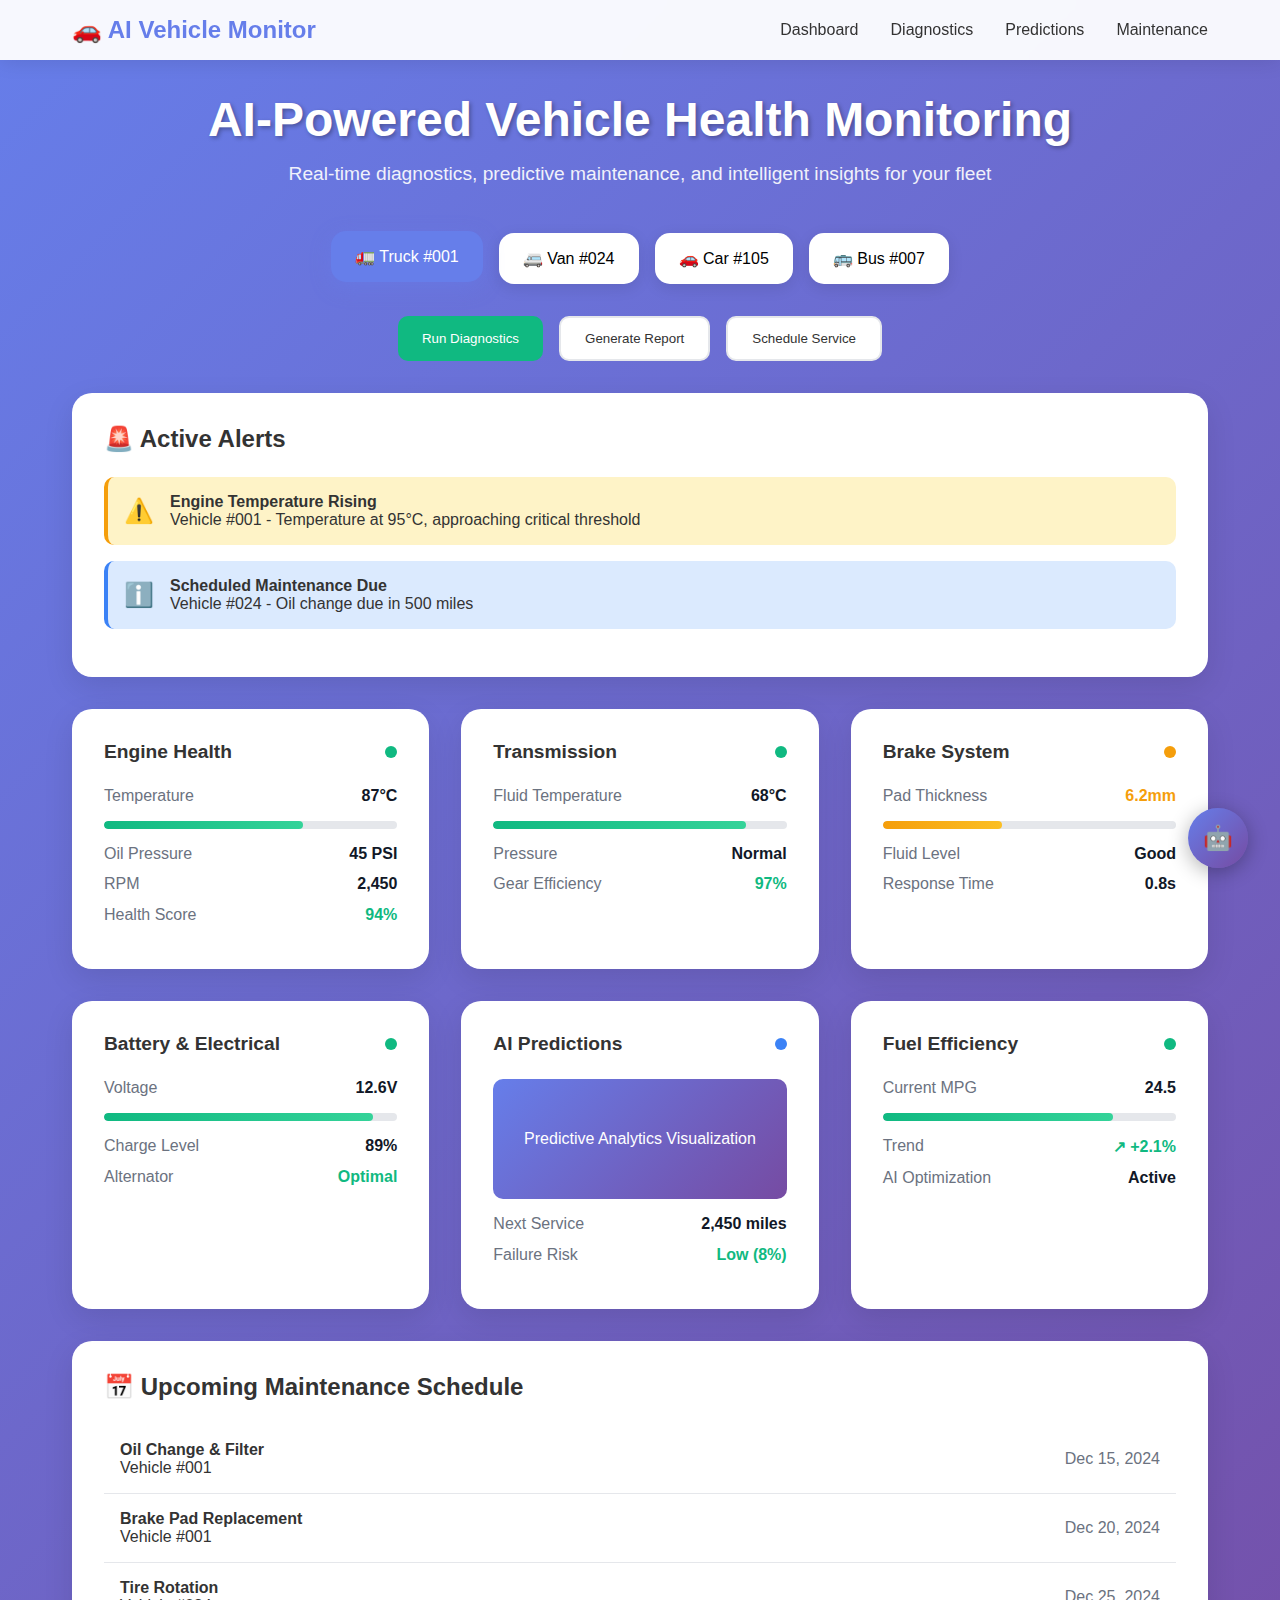
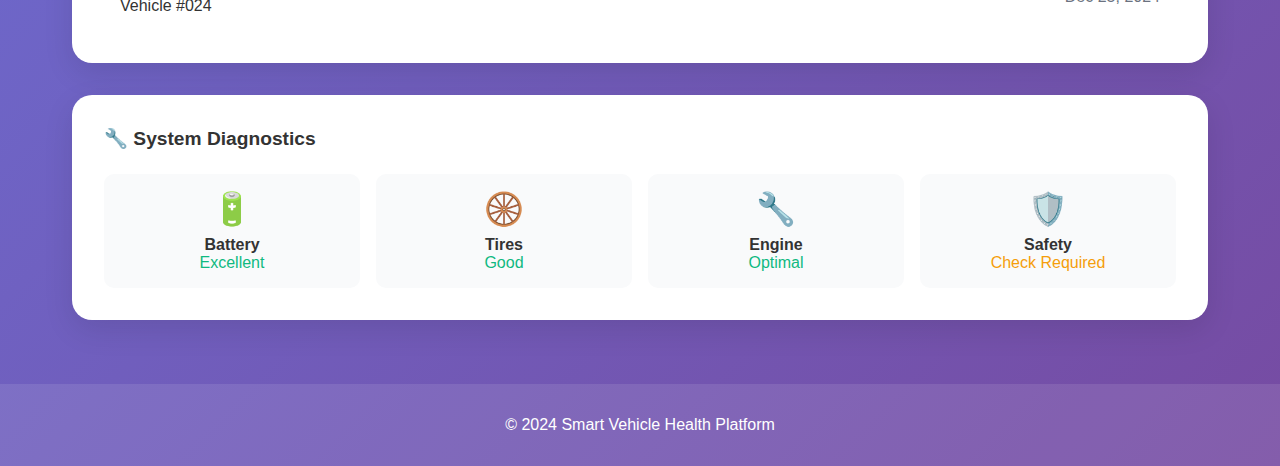
<file: index.html>
<!DOCTYPE html>
<html lang="en">
<head>
  <meta charset="UTF-8" />
  <meta name="viewport" content="width=device-width, initial-scale=1.0"/>
  <title>Smart Vehicle Health Dashboard</title>
  <link rel="stylesheet" href="style.css"/>
</head>
<body>
  <nav class="navbar">
      <div class="nav-content">
          <div class="logo">
              🚗 AI Vehicle Monitor
          </div>
          <ul class="nav-links">
              <li><a href="#dashboard">Dashboard</a></li>
              <li><a href="#diagnostics">Diagnostics</a></li>
              <li><a href="#predictions">Predictions</a></li>
              <li><a href="#maintenance">Maintenance</a></li>
          </ul>
      </div>
  </nav>

  <div class="container">
      <div class="hero">
          <h1>AI-Powered Vehicle Health Monitoring</h1>
          <p>Real-time diagnostics, predictive maintenance, and intelligent insights for your fleet</p>
      </div>

      <div class="vehicle-selector">
          <button class="vehicle-btn active" onclick="selectVehicle('truck1')">🚛 Truck #001</button>
          <button class="vehicle-btn" onclick="selectVehicle('van1')">🚐 Van #024</button>
          <button class="vehicle-btn" onclick="selectVehicle('car1')">🚗 Car #105</button>
          <button class="vehicle-btn" onclick="selectVehicle('bus1')">🚌 Bus #007</button>
      </div>

      <div class="controls">
          <button class="btn btn-primary" onclick="startDiagnostics()">Run Diagnostics</button>
          <button class="btn btn-secondary" onclick="generateReport()">Generate Report</button>
          <button class="btn btn-secondary" onclick="scheduleService()">Schedule Service</button>
      </div>

      <div class="alerts" id="alertsPanel">
          <h2>🚨 Active Alerts</h2>
          <div class="alert alert-warning">
              <span>⚠️</span>
              <div>
                  <strong>Engine Temperature Rising</strong>
                  <p>Vehicle #001 - Temperature at 95°C, approaching critical threshold</p>
              </div>
          </div>
          <div class="alert alert-info">
              <span>ℹ️</span>
              <div>
                  <strong>Scheduled Maintenance Due</strong>
                  <p>Vehicle #024 - Oil change due in 500 miles</p>
              </div>
          </div>
      </div>

      <div class="dashboard" id="dashboard">
          <div class="card">
              <div class="card-header">
                  <h3 class="card-title">Engine Health</h3>
                  <div class="status-indicator status-good"></div>
              </div>
              <div class="metric">
                  <span class="metric-label">Temperature</span>
                  <span class="metric-value" id="engineTemp">87°C</span>
              </div>
              <div class="progress-bar">
                  <div class="progress-fill" style="width: 70%"></div>
              </div>
              <div class="metric">
                  <span class="metric-label">Oil Pressure</span>
                  <span class="metric-value" id="oilPressure">45 PSI</span>
              </div>
              <div class="metric">
                  <span class="metric-label">RPM</span>
                  <span class="metric-value" id="rpm">2,450</span>
              </div>
              <div class="metric">
                  <span class="metric-label">Health Score</span>
                  <span class="metric-value" style="color: #10b981;">94%</span>
              </div>
          </div>

          <div class="card">
              <div class="card-header">
                  <h3 class="card-title">Transmission</h3>
                  <div class="status-indicator status-good"></div>
              </div>
              <div class="metric">
                  <span class="metric-label">Fluid Temperature</span>
                  <span class="metric-value" id="transTemp">68°C</span>
              </div>
              <div class="progress-bar">
                  <div class="progress-fill" style="width: 85%"></div>
              </div>
              <div class="metric">
                  <span class="metric-label">Pressure</span>
                  <span class="metric-value">Normal</span>
              </div>
              <div class="metric">
                  <span class="metric-label">Gear Efficiency</span>
                  <span class="metric-value" style="color: #10b981;">97%</span>
              </div>
          </div>

          <div class="card">
              <div class="card-header">
                  <h3 class="card-title">Brake System</h3>
                  <div class="status-indicator status-warning"></div>
              </div>
              <div class="metric">
                  <span class="metric-label">Pad Thickness</span>
                  <span class="metric-value" style="color: #f59e0b;">6.2mm</span>
              </div>
              <div class="progress-bar">
                  <div class="progress-fill" style="width: 40%; background: linear-gradient(90deg, #f59e0b, #fbbf24);"></div>
              </div>
              <div class="metric">
                  <span class="metric-label">Fluid Level</span>
                  <span class="metric-value">Good</span>
              </div>
              <div class="metric">
                  <span class="metric-label">Response Time</span>
                  <span class="metric-value">0.8s</span>
              </div>
          </div>

          <div class="card">
              <div class="card-header">
                  <h3 class="card-title">Battery & Electrical</h3>
                  <div class="status-indicator status-good"></div>
              </div>
              <div class="metric">
                  <span class="metric-label">Voltage</span>
                  <span class="metric-value" id="voltage">12.6V</span>
              </div>
              <div class="progress-bar">
                  <div class="progress-fill" style="width: 90%"></div>
              </div>
              <div class="metric">
                  <span class="metric-label">Charge Level</span>
                  <span class="metric-value">89%</span>
              </div>
              <div class="metric">
                  <span class="metric-label">Alternator</span>
                  <span class="metric-value" style="color: #10b981;">Optimal</span>
              </div>
          </div>

          <div class="card">
              <div class="card-header">
                  <h3 class="card-title">AI Predictions</h3>
                  <div class="status-indicator status-info" style="background: #3b82f6;"></div>
              </div>
              <div class="prediction-chart">
                  <div class="chart-placeholder">Predictive Analytics Visualization</div>
              </div>
              <div class="metric">
                  <span class="metric-label">Next Service</span>
                  <span class="metric-value">2,450 miles</span>
              </div>
              <div class="metric">
                  <span class="metric-label">Failure Risk</span>
                  <span class="metric-value" style="color: #10b981;">Low (8%)</span>
              </div>
          </div>

          <div class="card">
              <div class="card-header">
                  <h3 class="card-title">Fuel Efficiency</h3>
                  <div class="status-indicator status-good"></div>
              </div>
              <div class="metric">
                  <span class="metric-label">Current MPG</span>
                  <span class="metric-value" id="mpg">24.5</span>
              </div>
              <div class="progress-bar">
                  <div class="progress-fill" style="width: 78%"></div>
              </div>
              <div class="metric">
                  <span class="metric-label">Trend</span>
                  <span class="metric-value" style="color: #10b981;">↗ +2.1%</span>
              </div>
              <div class="metric">
                  <span class="metric-label">AI Optimization</span>
                  <span class="metric-value">Active</span>
              </div>
          </div>
      </div>

      <div class="maintenance-schedule">
          <h2>📅 Upcoming Maintenance Schedule</h2>
          <div class="schedule-item">
              <div>
                  <strong>Oil Change & Filter</strong>
                  <p>Vehicle #001</p>
              </div>
              <div class="schedule-date">Dec 15, 2024</div>
          </div>
          <div class="schedule-item">
              <div>
                  <strong>Brake Pad Replacement</strong>
                  <p>Vehicle #001</p>
              </div>
              <div class="schedule-date">Dec 20, 2024</div>
          </div>
          <div class="schedule-item">
              <div>
                  <strong>Tire Rotation</strong>
                  <p>Vehicle #024</p>
              </div>
              <div class="schedule-date">Dec 25, 2024</div>
          </div>
      </div>

      <div class="card">
          <div class="card-header">
              <h3 class="card-title">🔧 System Diagnostics</h3>
          </div>
          <div class="diagnostic-panel">
              <div class="diagnostic-item">
                  <div class="diagnostic-icon">🔋</div>
                  <div><strong>Battery</strong></div>
                  <div style="color: #10b981;">Excellent</div>
              </div>
              <div class="diagnostic-item">
                  <div class="diagnostic-icon">🛞</div>
                  <div><strong>Tires</strong></div>
                  <div style="color: #10b981;">Good</div>
              </div>
              <div class="diagnostic-item">
                  <div class="diagnostic-icon">🔧</div>
                  <div><strong>Engine</strong></div>
                  <div style="color: #10b981;">Optimal</div>
              </div>
              <div class="diagnostic-item">
                  <div class="diagnostic-icon">🛡️</div>
                  <div><strong>Safety</strong></div>
                  <div style="color: #f59e0b;">Check Required</div>
              </div>
          </div>
      </div>
  </div>

  <div class="floating-assistant" onclick="toggleAI()">🤖</div>
  <footer>
    <p>&copy; 2024 Smart Vehicle Health Platform</p>
  </footer>
  <script src="app.js"></script>
</body>
</html>
</file>
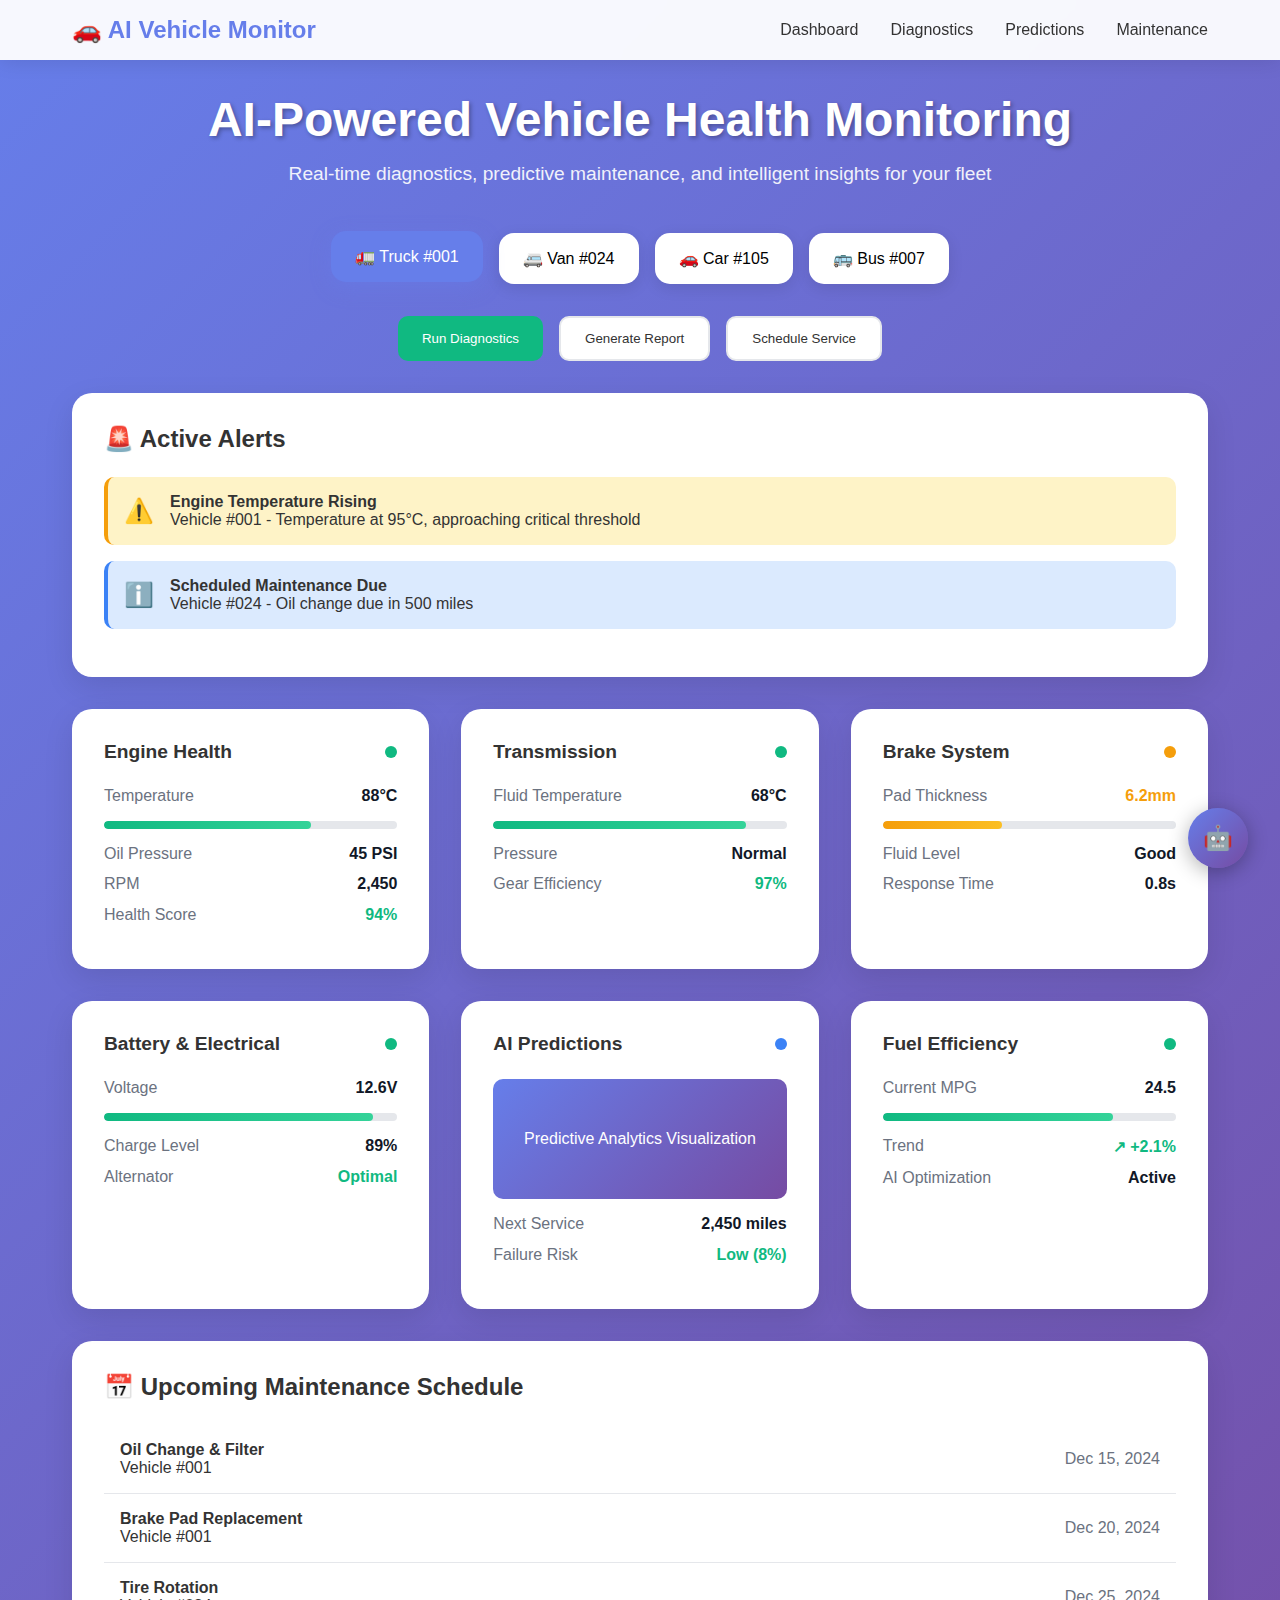
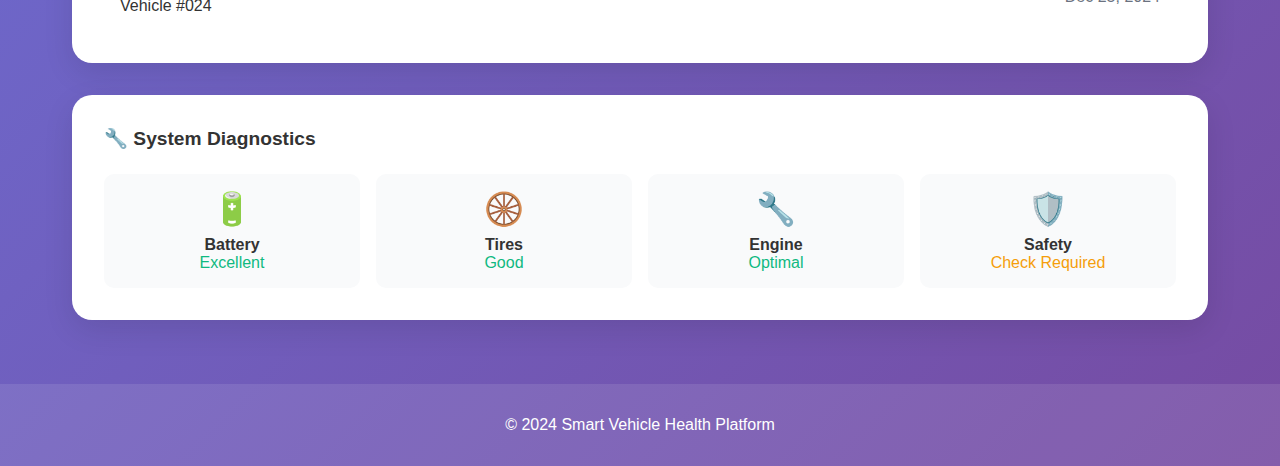
<file: main.html>
<!DOCTYPE html>
<html lang="en">
<head>
  <meta charset="UTF-8" />
  <meta name="viewport" content="width=device-width, initial-scale=1.0"/>
  <title>Smart Vehicle Health Dashboard</title>
  <link rel="stylesheet" href="style.css"/>
</head>
<body>
  <nav class="navbar">
      <div class="nav-content">
          <div class="logo">
              🚗 AI Vehicle Monitor
          </div>
          <ul class="nav-links">
              <li><a href="#dashboard">Dashboard</a></li>
              <li><a href="#diagnostics">Diagnostics</a></li>
              <li><a href="#predictions">Predictions</a></li>
              <li><a href="#maintenance">Maintenance</a></li>
          </ul>
      </div>
  </nav>

  <div class="container">
      <div class="hero">
          <h1>AI-Powered Vehicle Health Monitoring</h1>
          <p>Real-time diagnostics, predictive maintenance, and intelligent insights for your fleet</p>
      </div>

      <div class="vehicle-selector">
          <button class="vehicle-btn active" onclick="selectVehicle('truck1')">🚛 Truck #001</button>
          <button class="vehicle-btn" onclick="selectVehicle('van1')">🚐 Van #024</button>
          <button class="vehicle-btn" onclick="selectVehicle('car1')">🚗 Car #105</button>
          <button class="vehicle-btn" onclick="selectVehicle('bus1')">🚌 Bus #007</button>
      </div>

      <div class="controls">
          <button class="btn btn-primary" onclick="startDiagnostics()">Run Diagnostics</button>
          <button class="btn btn-secondary" onclick="generateReport()">Generate Report</button>
          <button class="btn btn-secondary" onclick="scheduleService()">Schedule Service</button>
      </div>

      <div class="alerts" id="alertsPanel">
          <h2>🚨 Active Alerts</h2>
          <div class="alert alert-warning">
              <span>⚠️</span>
              <div>
                  <strong>Engine Temperature Rising</strong>
                  <p>Vehicle #001 - Temperature at 95°C, approaching critical threshold</p>
              </div>
          </div>
          <div class="alert alert-info">
              <span>ℹ️</span>
              <div>
                  <strong>Scheduled Maintenance Due</strong>
                  <p>Vehicle #024 - Oil change due in 500 miles</p>
              </div>
          </div>
      </div>

      <div class="dashboard" id="dashboard">
          <div class="card">
              <div class="card-header">
                  <h3 class="card-title">Engine Health</h3>
                  <div class="status-indicator status-good"></div>
              </div>
              <div class="metric">
                  <span class="metric-label">Temperature</span>
                  <span class="metric-value" id="engineTemp">87°C</span>
              </div>
              <div class="progress-bar">
                  <div class="progress-fill" style="width: 70%"></div>
              </div>
              <div class="metric">
                  <span class="metric-label">Oil Pressure</span>
                  <span class="metric-value" id="oilPressure">45 PSI</span>
              </div>
              <div class="metric">
                  <span class="metric-label">RPM</span>
                  <span class="metric-value" id="rpm">2,450</span>
              </div>
              <div class="metric">
                  <span class="metric-label">Health Score</span>
                  <span class="metric-value" style="color: #10b981;">94%</span>
              </div>
          </div>

          <div class="card">
              <div class="card-header">
                  <h3 class="card-title">Transmission</h3>
                  <div class="status-indicator status-good"></div>
              </div>
              <div class="metric">
                  <span class="metric-label">Fluid Temperature</span>
                  <span class="metric-value" id="transTemp">68°C</span>
              </div>
              <div class="progress-bar">
                  <div class="progress-fill" style="width: 85%"></div>
              </div>
              <div class="metric">
                  <span class="metric-label">Pressure</span>
                  <span class="metric-value">Normal</span>
              </div>
              <div class="metric">
                  <span class="metric-label">Gear Efficiency</span>
                  <span class="metric-value" style="color: #10b981;">97%</span>
              </div>
          </div>

          <div class="card">
              <div class="card-header">
                  <h3 class="card-title">Brake System</h3>
                  <div class="status-indicator status-warning"></div>
              </div>
              <div class="metric">
                  <span class="metric-label">Pad Thickness</span>
                  <span class="metric-value" style="color: #f59e0b;">6.2mm</span>
              </div>
              <div class="progress-bar">
                  <div class="progress-fill" style="width: 40%; background: linear-gradient(90deg, #f59e0b, #fbbf24);"></div>
              </div>
              <div class="metric">
                  <span class="metric-label">Fluid Level</span>
                  <span class="metric-value">Good</span>
              </div>
              <div class="metric">
                  <span class="metric-label">Response Time</span>
                  <span class="metric-value">0.8s</span>
              </div>
          </div>

          <div class="card">
              <div class="card-header">
                  <h3 class="card-title">Battery & Electrical</h3>
                  <div class="status-indicator status-good"></div>
              </div>
              <div class="metric">
                  <span class="metric-label">Voltage</span>
                  <span class="metric-value" id="voltage">12.6V</span>
              </div>
              <div class="progress-bar">
                  <div class="progress-fill" style="width: 90%"></div>
              </div>
              <div class="metric">
                  <span class="metric-label">Charge Level</span>
                  <span class="metric-value">89%</span>
              </div>
              <div class="metric">
                  <span class="metric-label">Alternator</span>
                  <span class="metric-value" style="color: #10b981;">Optimal</span>
              </div>
          </div>

          <div class="card">
              <div class="card-header">
                  <h3 class="card-title">AI Predictions</h3>
                  <div class="status-indicator status-info" style="background: #3b82f6;"></div>
              </div>
              <div class="prediction-chart">
                  <div class="chart-placeholder">Predictive Analytics Visualization</div>
              </div>
              <div class="metric">
                  <span class="metric-label">Next Service</span>
                  <span class="metric-value">2,450 miles</span>
              </div>
              <div class="metric">
                  <span class="metric-label">Failure Risk</span>
                  <span class="metric-value" style="color: #10b981;">Low (8%)</span>
              </div>
          </div>

          <div class="card">
              <div class="card-header">
                  <h3 class="card-title">Fuel Efficiency</h3>
                  <div class="status-indicator status-good"></div>
              </div>
              <div class="metric">
                  <span class="metric-label">Current MPG</span>
                  <span class="metric-value" id="mpg">24.5</span>
              </div>
              <div class="progress-bar">
                  <div class="progress-fill" style="width: 78%"></div>
              </div>
              <div class="metric">
                  <span class="metric-label">Trend</span>
                  <span class="metric-value" style="color: #10b981;">↗ +2.1%</span>
              </div>
              <div class="metric">
                  <span class="metric-label">AI Optimization</span>
                  <span class="metric-value">Active</span>
              </div>
          </div>
      </div>

      <div class="maintenance-schedule">
          <h2>📅 Upcoming Maintenance Schedule</h2>
          <div class="schedule-item">
              <div>
                  <strong>Oil Change & Filter</strong>
                  <p>Vehicle #001</p>
              </div>
              <div class="schedule-date">Dec 15, 2024</div>
          </div>
          <div class="schedule-item">
              <div>
                  <strong>Brake Pad Replacement</strong>
                  <p>Vehicle #001</p>
              </div>
              <div class="schedule-date">Dec 20, 2024</div>
          </div>
          <div class="schedule-item">
              <div>
                  <strong>Tire Rotation</strong>
                  <p>Vehicle #024</p>
              </div>
              <div class="schedule-date">Dec 25, 2024</div>
          </div>
      </div>

      <div class="card">
          <div class="card-header">
              <h3 class="card-title">🔧 System Diagnostics</h3>
          </div>
          <div class="diagnostic-panel">
              <div class="diagnostic-item">
                  <div class="diagnostic-icon">🔋</div>
                  <div><strong>Battery</strong></div>
                  <div style="color: #10b981;">Excellent</div>
              </div>
              <div class="diagnostic-item">
                  <div class="diagnostic-icon">🛞</div>
                  <div><strong>Tires</strong></div>
                  <div style="color: #10b981;">Good</div>
              </div>
              <div class="diagnostic-item">
                  <div class="diagnostic-icon">🔧</div>
                  <div><strong>Engine</strong></div>
                  <div style="color: #10b981;">Optimal</div>
              </div>
              <div class="diagnostic-item">
                  <div class="diagnostic-icon">🛡️</div>
                  <div><strong>Safety</strong></div>
                  <div style="color: #f59e0b;">Check Required</div>
              </div>
          </div>
      </div>
  </div>

  <!-- Chatbot Container -->
  <div class="chatbot-container" id="chatbotContainer">
      <div class="chatbot-header">
          <div class="chatbot-title">🤖 Vehicle Assistant</div>
          <button class="chatbot-close" onclick="toggleAI()">✕</button>
      </div>
      <div class="chatbot-messages" id="chatbotMessages">
          <div class="message bot">
              Hi! I'm your AI Vehicle Assistant. I can help you with information about your vehicle dashboard, diagnostics, maintenance scheduling, and system features. What would you like to know?
          </div>
      </div>
      <div class="chatbot-input-container">
          <div class="chatbot-input-wrapper">
              <input type="text" class="chatbot-input" id="chatbotInput" placeholder="Ask about your vehicles..." onkeypress="handleKeyPress(event)">
              <button class="chatbot-send" id="chatbotSend" onclick="sendMessage()">
                  ➤
              </button>
          </div>
      </div>
  </div>

  <div class="floating-assistant" onclick="toggleAI()">🤖</div>
  
  <footer>
    <p>&copy; 2024 Smart Vehicle Health Platform</p>
  </footer>
  <script src="app.js"></script>
</body>
</html>
</file>
<file: style.css>
* {
      margin: 0;
      padding: 0;
      box-sizing: border-box;
    }

    body {
      font-family: 'Segoe UI', Tahoma, Geneva, Verdana, sans-serif;
      background: linear-gradient(135deg, #667eea 0%, #764ba2 100%);
      min-height: 100vh;
      color: #333;
    }

    .navbar {
      background: rgba(255, 255, 255, 0.95);
      backdrop-filter: blur(10px);
      padding: 1rem 0;
      position: sticky;
      top: 0;
      z-index: 100;
      box-shadow: 0 2px 20px rgba(0, 0, 0, 0.1);
    }

    .nav-content {
      max-width: 1200px;
      margin: 0 auto;
      display: flex;
      justify-content: space-between;
      align-items: center;
      padding: 0 2rem;
    }

    .logo {
      font-size: 1.5rem;
      font-weight: bold;
      color: #667eea;
    }

    .nav-links {
      display: flex;
      list-style: none;
      gap: 2rem;
    }

    .nav-links a {
      text-decoration: none;
      color: #333;
      font-weight: 500;
      transition: color 0.3s;
    }

    .nav-links a:hover {
      color: #667eea;
    }

    .container {
      max-width: 1200px;
      margin: 0 auto;
      padding: 2rem;
    }

    .hero {
      text-align: center;
      margin-bottom: 3rem;
      color: white;
    }

    .hero h1 {
      font-size: 3rem;
      margin-bottom: 1rem;
      text-shadow: 2px 2px 4px rgba(0, 0, 0, 0.3);
    }

    .hero p {
      font-size: 1.2rem;
      opacity: 0.9;
    }

    .vehicle-selector {
      display: flex;
      gap: 1rem;
      justify-content: center;
      margin-bottom: 2rem;
      flex-wrap: wrap;
    }

    .vehicle-btn {
      background: white;
      border: none;
      padding: 1rem 1.5rem;
      border-radius: 15px;
      cursor: pointer;
      font-size: 1rem;
      font-weight: 500;
      transition: all 0.3s;
      box-shadow: 0 4px 15px rgba(0, 0, 0, 0.1);
    }

    .vehicle-btn.active {
      background: #667eea;
      color: white;
      transform: translateY(-2px);
      box-shadow: 0 6px 20px rgba(102, 126, 234, 0.4);
    }

    .vehicle-btn:hover {
      transform: translateY(-2px);
      box-shadow: 0 6px 20px rgba(0, 0, 0, 0.2);
    }

    .controls {
      display: flex;
      gap: 1rem;
      justify-content: center;
      margin-bottom: 2rem;
      flex-wrap: wrap;
    }

    .btn {
      padding: 0.8rem 1.5rem;
      border: none;
      border-radius: 10px;
      cursor: pointer;
      font-weight: 500;
      transition: all 0.3s;
      text-decoration: none;
      display: inline-block;
    }

    .btn-primary {
      background: #10b981;
      color: white;
    }

    .btn-secondary {
      background: white;
      color: #333;
      border: 2px solid #e5e7eb;
    }

    .btn:hover {
      transform: translateY(-2px);
      box-shadow: 0 4px 15px rgba(0, 0, 0, 0.2);
    }

    .alerts {
      background: white;
      border-radius: 20px;
      padding: 2rem;
      margin-bottom: 2rem;
      box-shadow: 0 10px 30px rgba(0, 0, 0, 0.1);
    }

    .alerts h2 {
      margin-bottom: 1.5rem;
      color: #333;
    }

    .alert {
      display: flex;
      align-items: center;
      gap: 1rem;
      padding: 1rem;
      border-radius: 10px;
      margin-bottom: 1rem;
    }

    .alert-warning {
      background: #fef3c7;
      border-left: 4px solid #f59e0b;
    }

    .alert-info {
      background: #dbeafe;
      border-left: 4px solid #3b82f6;
    }

    .alert span {
      font-size: 1.5rem;
    }

    .dashboard {
      display: grid;
      grid-template-columns: repeat(auto-fit, minmax(300px, 1fr));
      gap: 2rem;
      margin-bottom: 2rem;
    }

    .card {
      background: white;
      border-radius: 20px;
      padding: 2rem;
      box-shadow: 0 10px 30px rgba(0, 0, 0, 0.1);
      transition: transform 0.3s, box-shadow 0.3s;
    }

    .card:hover {
      transform: translateY(-5px);
      box-shadow: 0 20px 40px rgba(0, 0, 0, 0.15);
    }

    .card-header {
      display: flex;
      justify-content: space-between;
      align-items: center;
      margin-bottom: 1.5rem;
    }

    .card-title {
      font-size: 1.2rem;
      color: #333;
    }

    .status-indicator {
      width: 12px;
      height: 12px;
      border-radius: 50%;
    }

    .status-good {
      background: #10b981;
    }

    .status-warning {
      background: #f59e0b;
    }

    .status-info {
      background: #3b82f6;
    }

    .metric {
      display: flex;
      justify-content: space-between;
      margin-bottom: 0.8rem;
    }

    .metric-label {
      color: #6b7280;
    }

    .metric-value {
      font-weight: 600;
      color: #111827;
    }

    .progress-bar {
      width: 100%;
      height: 8px;
      background: #e5e7eb;
      border-radius: 4px;
      margin: 1rem 0;
      overflow: hidden;
    }

    .progress-fill {
      height: 100%;
      background: linear-gradient(90deg, #10b981, #34d399);
      border-radius: 4px;
      transition: width 0.3s;
    }

    .prediction-chart {
      height: 120px;
      background: linear-gradient(135deg, #667eea, #764ba2);
      border-radius: 10px;
      display: flex;
      align-items: center;
      justify-content: center;
      color: white;
      margin-bottom: 1rem;
      font-weight: 500;
    }

    .maintenance-schedule {
      background: white;
      border-radius: 20px;
      padding: 2rem;
      margin-bottom: 2rem;
      box-shadow: 0 10px 30px rgba(0, 0, 0, 0.1);
    }

    .maintenance-schedule h2 {
      margin-bottom: 1.5rem;
      color: #333;
    }

    .schedule-item {
      display: flex;
      justify-content: space-between;
      align-items: center;
      padding: 1rem;
      border-bottom: 1px solid #e5e7eb;
    }

    .schedule-item:last-child {
      border-bottom: none;
    }

    .schedule-date {
      color: #6b7280;
      font-weight: 500;
    }

    .diagnostic-panel {
      display: grid;
      grid-template-columns: repeat(auto-fit, minmax(150px, 1fr));
      gap: 1rem;
    }

    .diagnostic-item {
      text-align: center;
      padding: 1rem;
      border-radius: 10px;
      background: #f9fafb;
    }

    .diagnostic-icon {
      font-size: 2rem;
      margin-bottom: 0.5rem;
    }

    .floating-assistant {
      position: fixed;
      bottom: 2rem;
      right: 2rem;
      width: 60px;
      height: 60px;
      background: linear-gradient(135deg, #667eea, #764ba2);
      border-radius: 50%;
      display: flex;
      align-items: center;
      justify-content: center;
      font-size: 1.5rem;
      cursor: pointer;
      box-shadow: 0 4px 20px rgba(0, 0, 0, 0.3);
      transition: all 0.3s;
      z-index: 1000;
    }

    .floating-assistant:hover {
      transform: scale(1.1);
      box-shadow: 0 6px 25px rgba(0, 0, 0, 0.4);
    }

    /* Chatbot Styles */
    .chatbot-container {
      position: fixed;
      bottom: 100px;
      right: 2rem;
      width: 350px;
      height: 500px;
      background: white;
      border-radius: 20px;
      box-shadow: 0 20px 60px rgba(0, 0, 0, 0.3);
      display: none;
      flex-direction: column;
      z-index: 1001;
      overflow: hidden;
    }

    .chatbot-container.active {
      display: flex;
      animation: slideUp 0.3s ease-out;
    }

    @keyframes slideUp {
      from {
        opacity: 0;
        transform: translateY(20px);
      }
      to {
        opacity: 1;
        transform: translateY(0);
      }
    }

    .chatbot-header {
      background: linear-gradient(135deg, #667eea, #764ba2);
      color: white;
      padding: 1rem;
      display: flex;
      justify-content: space-between;
      align-items: center;
    }

    .chatbot-title {
      font-weight: 600;
      font-size: 1.1rem;
    }

    .chatbot-close {
      background: none;
      border: none;
      color: white;
      font-size: 1.2rem;
      cursor: pointer;
      padding: 0.2rem;
      border-radius: 4px;
      transition: background 0.3s;
    }

    .chatbot-close:hover {
      background: rgba(255, 255, 255, 0.2);
    }

    .chatbot-messages {
      flex: 1;
      padding: 1rem;
      overflow-y: auto;
      display: flex;
      flex-direction: column;
      gap: 1rem;
      background: #f8fafc;
    }

    .message {
      max-width: 80%;
      padding: 0.8rem 1rem;
      border-radius: 18px;
      font-size: 0.9rem;
      line-height: 1.4;
      animation: messageSlide 0.3s ease-out;
    }

    @keyframes messageSlide {
      from {
        opacity: 0;
        transform: translateY(10px);
      }
      to {
        opacity: 1;
        transform: translateY(0);
      }
    }

    .message.user {
      background: #667eea;
      color: white;
      align-self: flex-end;
      border-bottom-right-radius: 6px;
    }

    .message.bot {
      background: white;
      color: #333;
      align-self: flex-start;
      border-bottom-left-radius: 6px;
      box-shadow: 0 2px 8px rgba(0, 0, 0, 0.1);
    }

    .chatbot-input-container {
      padding: 1rem;
      border-top: 1px solid #e5e7eb;
      background: white;
    }

    .chatbot-input-wrapper {
      display: flex;
      gap: 0.5rem;
      align-items: center;
    }

    .chatbot-input {
      flex: 1;
      padding: 0.8rem 1rem;
      border: 2px solid #e5e7eb;
      border-radius: 20px;
      outline: none;
      font-size: 0.9rem;
      transition: border-color 0.3s;
    }

    .chatbot-input:focus {
      border-color: #667eea;
    }

    .chatbot-send {
      background: #667eea;
      color: white;
      border: none;
      width: 40px;
      height: 40px;
      border-radius: 50%;
      cursor: pointer;
      display: flex;
      align-items: center;
      justify-content: center;
      transition: all 0.3s;
    }

    .chatbot-send:hover {
      background: #5a67d8;
      transform: scale(1.05);
    }

    .chatbot-send:disabled {
      background: #9ca3af;
      cursor: not-allowed;
      transform: none;
    }

    .typing-indicator {
      display: flex;
      align-items: center;
      gap: 0.5rem;
      padding: 0.8rem 1rem;
      background: white;
      border-radius: 18px;
      border-bottom-left-radius: 6px;
      align-self: flex-start;
      box-shadow: 0 2px 8px rgba(0, 0, 0, 0.1);
      max-width: 80%;
    }

    .typing-dots {
      display: flex;
      gap: 4px;
    }

    .typing-dot {
      width: 8px;
      height: 8px;
      background: #9ca3af;
      border-radius: 50%;
      animation: typingPulse 1.4s infinite both;
    }

    .typing-dot:nth-child(2) {
      animation-delay: 0.2s;
    }

    .typing-dot:nth-child(3) {
      animation-delay: 0.4s;
    }

    @keyframes typingPulse {
      0%, 60%, 100% {
        transform: scale(1);
        opacity: 0.5;
      }
      30% {
        transform: scale(1.2);
        opacity: 1;
      }
    }

    footer {
      background: rgba(255, 255, 255, 0.1);
      color: white;
      text-align: center;
      padding: 2rem;
      margin-top: 2rem;
    }

    @media (max-width: 768px) {
      .hero h1 {
        font-size: 2rem;
      }
      
      .chatbot-container {
        width: calc(100vw - 2rem);
        right: 1rem;
        left: 1rem;
      }
      
      .floating-assistant {
        right: 1rem;
      }
    }
</file>
